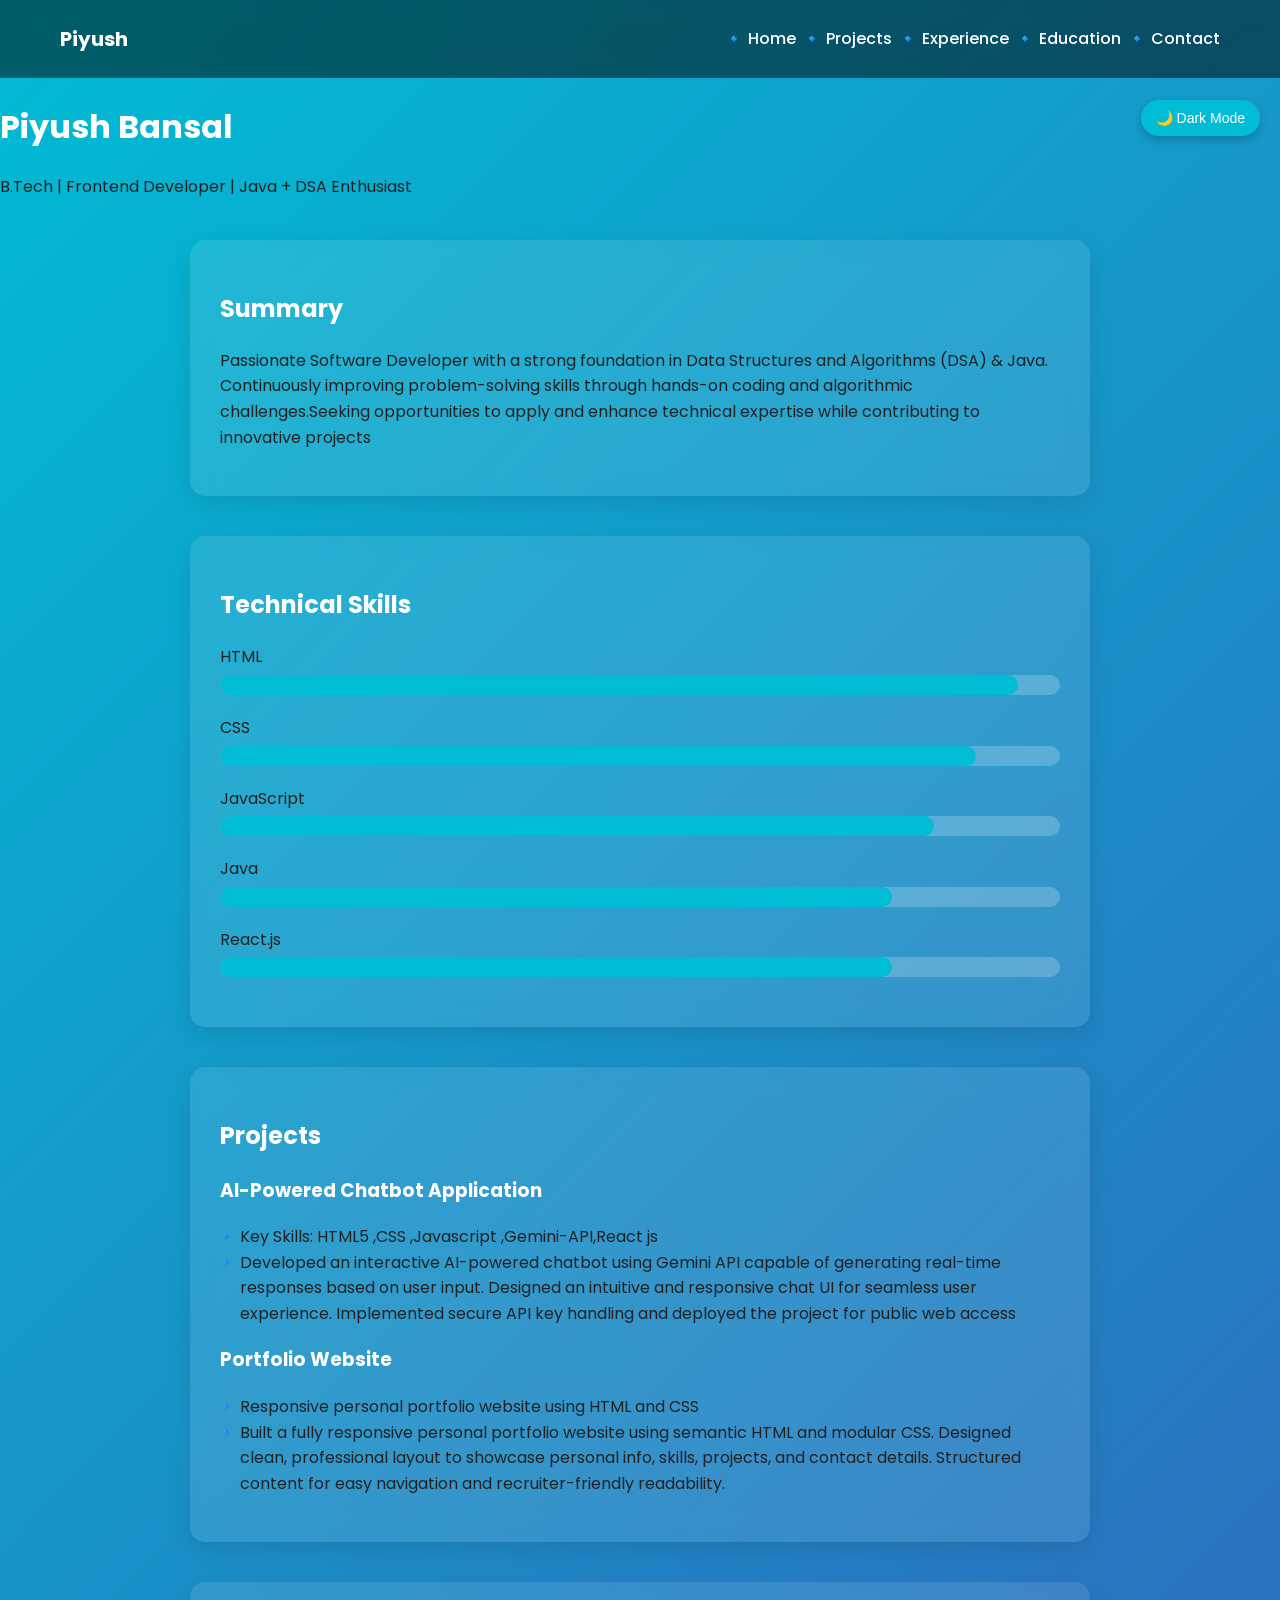
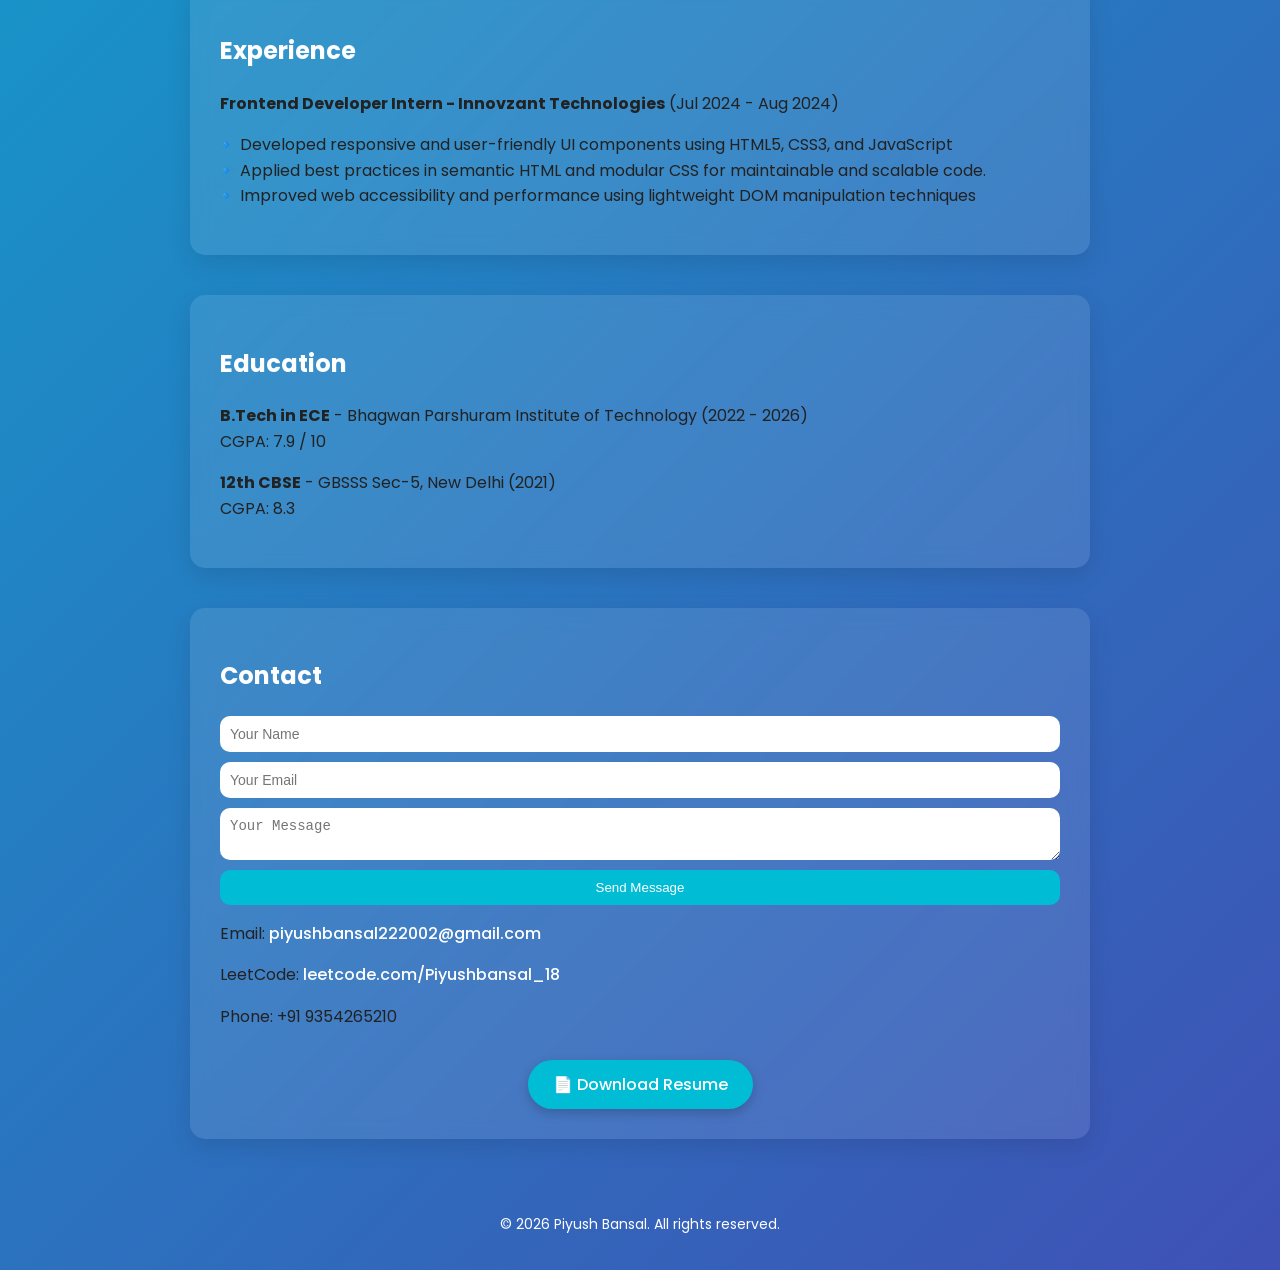
<file: index.html>
<!DOCTYPE html>
<html lang="en">
<head>
  <meta charset="UTF-8" />
  <meta name="viewport" content="width=device-width, initial-scale=1.0" />
  <title>Piyush Bansal | Portfolio</title>
  <link href="https://fonts.googleapis.com/css2?family=Poppins:wght@300;500;700&display=swap" rel="stylesheet">
  <link rel="stylesheet" href="style.css" />
</head>
<body>

  <nav class="navbar">
    <div class="nav-container">
      <div class="logo">Piyush</div>
      <div class="menu-toggle" id="mobile-menu">☰</div>
      <ul class="nav-list">
        <li><a href="#header">Home</a></li>
        <li><a href="#projects">Projects</a></li>
        <li><a href="#experience">Experience</a></li>
        <li><a href="#education">Education</a></li>
        <li><a href="#contact">Contact</a></li>
      </ul>
    </div>
  </nav>

  <button id="theme-toggle">🌙 Dark Mode</button>
  <button id="scrollTopBtn" title="Go to top">⬆</button>

  <header id="header">
    <h1>Piyush Bansal</h1>
    <p>B.Tech | Frontend Developer | Java + DSA Enthusiast</p>
  </header>

  <section class="summary">
    <h2>Summary</h2>
    <p>Passionate Software Developer with a strong foundation in Data Structures and Algorithms (DSA) & Java. Continuously improving problem-solving skills through hands-on coding and algorithmic challenges.Seeking opportunities to apply and enhance technical expertise while contributing to innovative projects</p>
  </section>

  <section class="skills" id="skills">
    <h2>Technical Skills</h2>
    <div class="skill-bar">
      <p>HTML</p>
      <div class="bar"><div class="fill html"></div></div>
    </div>
    <div class="skill-bar">
      <p>CSS</p>
      <div class="bar"><div class="fill css"></div></div>
    </div>
    <div class="skill-bar">
      <p>JavaScript</p>
      <div class="bar"><div class="fill js"></div></div>
    </div>
    <div class="skill-bar">
      <p>Java</p>
      <div class="bar"><div class="fill java"></div></div>
    </div>
     <div class="skill-bar">
      <p>React.js</p>
      <div class="bar"><div class="fill reactt"></div></div>
    </div>
  </section>

  <section class="projects" id="projects">
    <h2>Projects</h2>
    <div class="project">
      <h3>AI-Powered Chatbot Application</h3>
      <ul>
        <li>Key Skills: HTML5 ,CSS ,Javascript ,Gemini-API,React js</li>
        <li>Developed an interactive AI-powered chatbot using Gemini API capable of generating real-time responses based on user input. Designed an intuitive and responsive chat UI for seamless user experience. Implemented secure API key handling and deployed the project for public web access</li>
      </ul>
    </div>
    <div class="project">
      <h3>Portfolio Website</h3>
      <ul>
        <li>Responsive personal portfolio website using HTML and CSS</li>
        <li>Built a fully responsive personal portfolio website using semantic HTML and modular CSS. Designed clean, professional layout to showcase personal info, skills, projects, and contact details. Structured content for easy navigation and recruiter-friendly readability.</li>
      </ul>
    </div>
  </section>

  <section class="experience" id="experience">
    <h2>Experience</h2>
    <p><strong>Frontend Developer Intern - Innovzant Technologies</strong> (Jul 2024 - Aug 2024)</p>
    <ul>
      <li>Developed responsive and user-friendly UI components using HTML5, CSS3, and JavaScript</li>
      <li>Applied best practices in semantic HTML and modular CSS for maintainable and scalable code.</li>
      <li>Improved web accessibility and performance using lightweight DOM manipulation techniques</li>
    </ul>
  </section>

  <section class="education" id="education">
    <h2>Education</h2>
    <p><strong>B.Tech in ECE</strong> - Bhagwan Parshuram Institute of Technology (2022 - 2026)<br>CGPA: 7.9 / 10</p>
    <p><strong>12th CBSE</strong> - GBSSS Sec-5, New Delhi (2021)<br>CGPA: 8.3</p>
  </section>

  <section class="contact" id="contact">
    <h2>Contact</h2>
    <form action="https://formspree.io/f/mayklrlo" method="POST">
      <input type="text" name="name" placeholder="Your Name" required>
      <input type="email" name="email" placeholder="Your Email" required>
      <textarea name="message" placeholder="Your Message" required></textarea>
      <button type="submit">Send Message</button>
    </form>
    <p>Email: <a href="mailto:piyushbansal222002@gmail.com">piyushbansal222002@gmail.com</a></p>
    <p>LeetCode: <a href="https://leetcode.com/u/Piyushbansal_18/" target="_blank">leetcode.com/Piyushbansal_18</a></p>
    <p>Phone: +91 9354265210</p>
    <div class="resume-download">
      <a href="Piyush Resume.pdf" download>📄 Download Resume</a>
    </div>
  </section>

  <footer>
    <p>&copy; <span id="year"></span> Piyush Bansal. All rights reserved.</p>
  </footer>

  <script src="script.js"></script>
</body>
</html>
</file>
<file: style.css>
/* ========== GLOBAL STYLES ========== */
:root {
  --primary: #00bcd4;
  --bg-gradient: linear-gradient(135deg, #00bcd4, #3f51b5);
  --text: #222;
  --card-bg: rgba(255, 255, 255, 0.1);
  --link: white;
  --bullet: '🔹';
  --heading: #ffffff;
}

body.dark {
  --bg-gradient: linear-gradient(135deg, #0f2027, #203a43, #2c5364);
  --text: #f4f4f4;
  --card-bg: rgba(255, 255, 255, 0.05);
  --link: #ffeb3b;
  --heading: #00bcd4;
}

body {
  font-family: 'Poppins', sans-serif;
  background: var(--bg-gradient);
  color: var(--text);
  margin: 0;
  line-height: 1.6;
  padding-top: 80px;
  scroll-behavior: smooth;
  transition: background 0.4s, color 0.4s;
}

* {
  box-sizing: border-box;
}

h1, h2, h3 {
  color: var(--heading);
}

/* ========== NAVBAR ========== */
.navbar {
  position: fixed;
  top: 0;
  width: 100%;
  background: rgba(0, 0, 0, 0.5);
  backdrop-filter: blur(10px);
  z-index: 1001;
}
.nav-container {
  display: flex;
  justify-content: space-between;
  align-items: center;
  max-width: 1200px;
  margin: auto;
  padding: 10px 20px;
}
.logo {
  font-weight: 700;
  font-size: 20px;
  color: white;
}
.nav-list {
  display: flex;
  list-style: none;
  gap: 30px;
}
.nav-list a {
  color: #fff;
  text-decoration: none;
  font-weight: 500;
}
.nav-list a:hover {
  color: var(--primary);
}
.menu-toggle {
  display: none;
  color: white;
  font-size: 24px;
  cursor: pointer;
}

/* ========== DARK MODE BUTTON ========== */
#theme-toggle {
  position: fixed;
  top: 100px;
  right: 20px;
  background: var(--primary);
  color: white;
  border: none;
  padding: 10px 15px;
  border-radius: 20px;
  cursor: pointer;
  font-size: 14px;
  box-shadow: 0 4px 8px rgba(0, 0, 0, 0.2);
  z-index: 1100;
}

/* ========== SCROLL TO TOP ========== */
#scrollTopBtn {
  display: none;
  position: fixed;
  bottom: 20px;
  right: 20px;
  font-size: 20px;
  padding: 10px 15px;
  border: none;
  background-color: var(--primary);
  color: white;
  border-radius: 50%;
  cursor: pointer;
  z-index: 1100;
}

/* ========== SECTIONS ========== */
section {
  max-width: 900px;
  margin: 40px auto;
  background: var(--card-bg);
  padding: 30px;
  border-radius: 15px;
  backdrop-filter: blur(10px);
  box-shadow: 0 8px 24px rgba(0, 0, 0, 0.1);
}

ul {
  list-style: none;
  padding-left: 20px;
}
ul li::before {
  content: var(--bullet);
  color: var(--primary);
  font-weight: bold;
  display: inline-block;
  width: 1.5em;
  margin-left: -1.5em;
}

a {
  color: var(--link);
  text-decoration: none;
  font-weight: 500;
}
a:hover {
  text-decoration: underline;
}

/* ========== SKILL BARS ========== */
.skill-bar {
  margin-bottom: 20px;
}
.skill-bar p {
  margin: 5px 0;
}
.bar {
  background: rgba(255, 255, 255, 0.2);
  border-radius: 20px;
  overflow: hidden;
  height: 20px;
}
.fill {
  height: 100%;
  background: var(--primary);
  border-radius: 20px;
  width: 0;
  transition: width 1.5s ease-in-out;
}
.fill.html { width: 95%; }
.fill.css { width: 90%; }
.fill.js { width: 85%; }
.fill.java { width: 80%; }
.fill.reactt {width: 80%;}

/* ========== FORM ========== */
form {
  display: flex;
  flex-direction: column;
  gap: 10px;
}
form input,
form textarea {
  padding: 10px;
  border: none;
  border-radius: 10px;
  outline: none;
  font-size: 14px;
}
form button {
  background: var(--primary);
  color: white;
  border: none;
  padding: 10px;
  border-radius: 10px;
  cursor: pointer;
  transition: background 0.3s ease;
}
form button:hover {
  background: #0097a7;
}

/* ========== FOOTER ========== */
footer {
  text-align: center;
  padding: 20px;
  color: white;
  font-size: 14px;
}

/* ========== RESPONSIVE NAV ========== */
@media (max-width: 768px) {
  .menu-toggle {
    display: block;
  }
  .nav-list {
    flex-direction: column;
    background: rgba(0, 0, 0, 0.8);
    position: absolute;
    top: 60px;
    right: 0;
    width: 200px;
    display: none;
    padding: 20px;
  }
  .nav-list.show {
    display: flex;
  }
}

/* ========== PROJECT HOVER ========== */
.project {
  transition: transform 0.3s ease, box-shadow 0.3s ease;
}
.project:hover {
  transform: translateY(-5px);
  box-shadow: 0 8px 16px rgba(0, 0, 0, 0.3);
}

.resume-download {
  text-align: center;
  margin-top: 30px;
}
.resume-download a {
  background: var(--primary);
  color: white;
  padding: 12px 25px;
  border-radius: 30px;
  font-weight: 500;
  text-decoration: none;
  box-shadow: 0 4px 12px rgba(0,0,0,0.2);
  transition: background 0.3s ease, transform 0.3s ease;
  display: inline-block;
}
.resume-download a:hover {
  background: #007a99;
  transform: translateY(-2px);
}
/* section {
  max-width: 900px;
  margin: 100px auto 40px;
  background: rgba(255, 255, 255, 0.1);
  padding: 30px;
  border-radius: 15px;
  backdrop-filter: blur(14px);
  -webkit-backdrop-filter: blur(14px);
  box-shadow: 0 10px 35px rgba(0, 0, 0, 0.25);
  border: 1px solid rgba(255, 255, 255, 0.2);
  transition: all 0.4s ease;
} */
</file>
